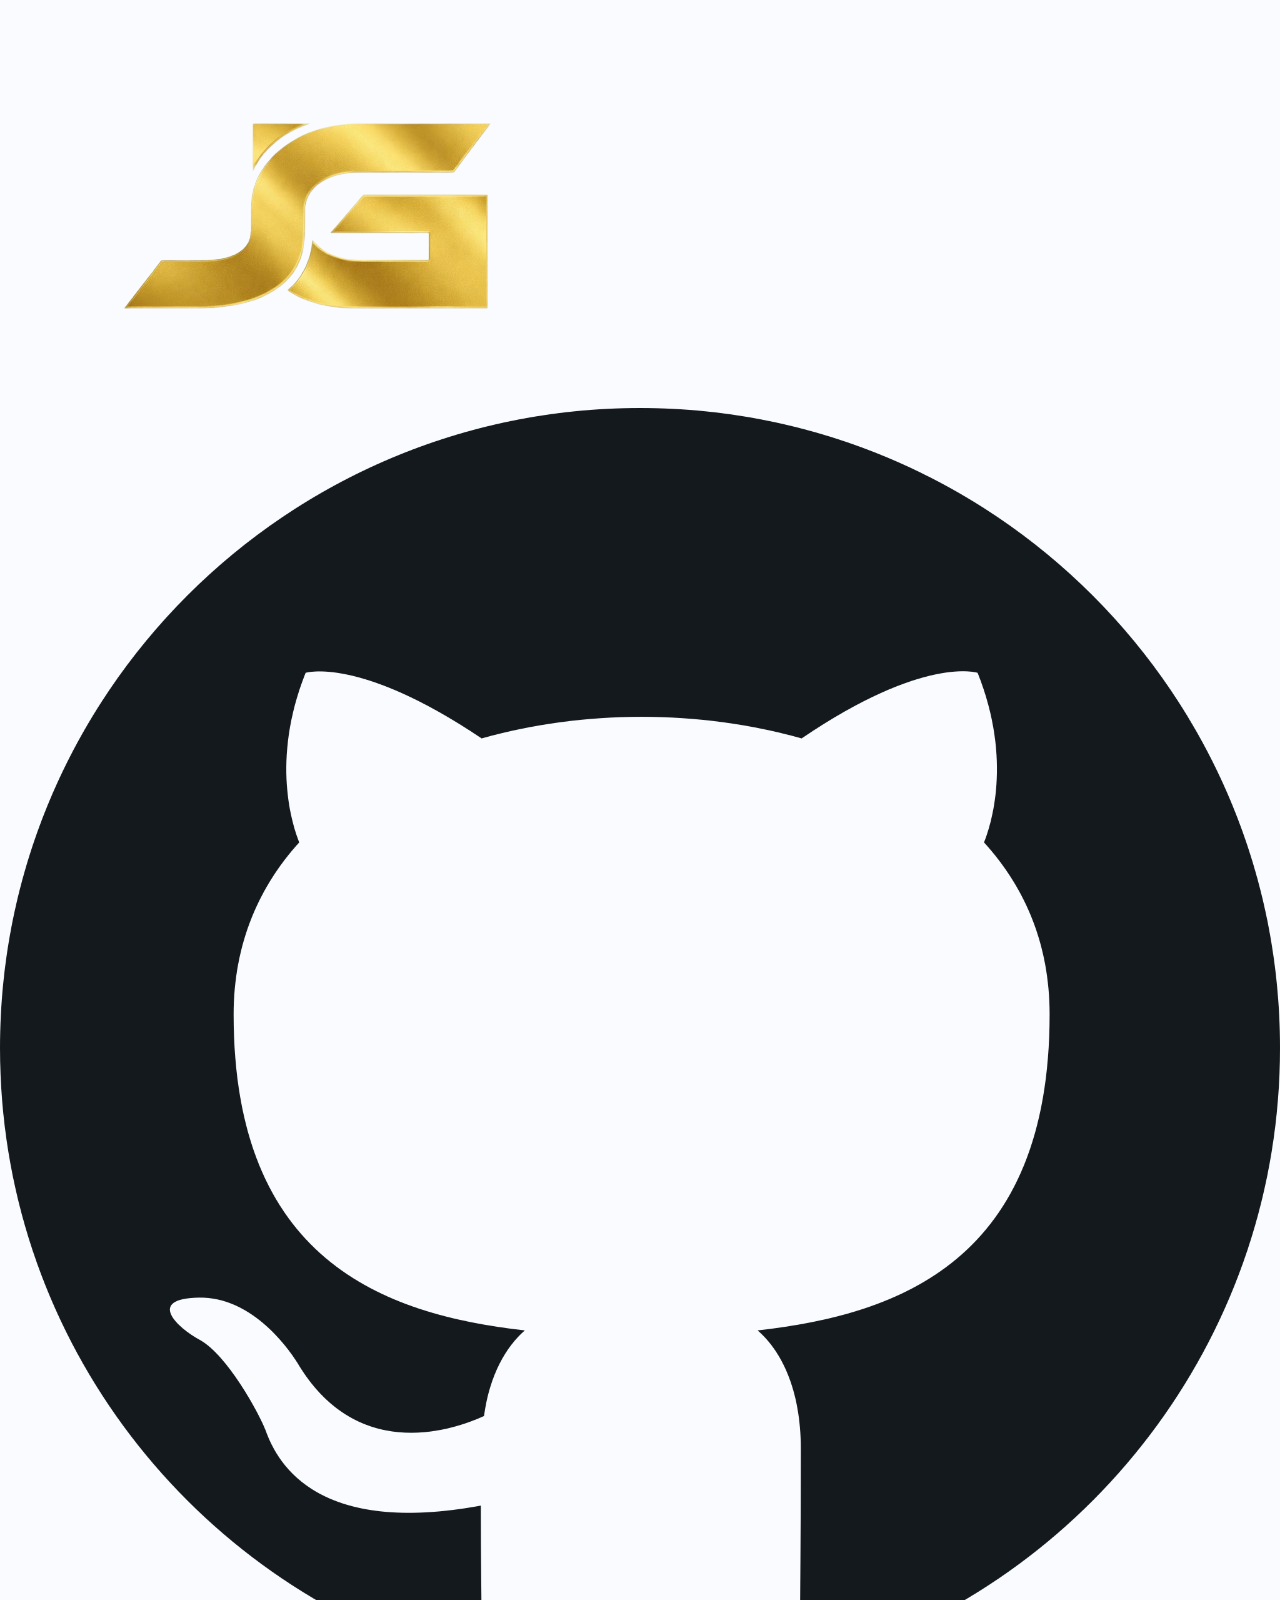
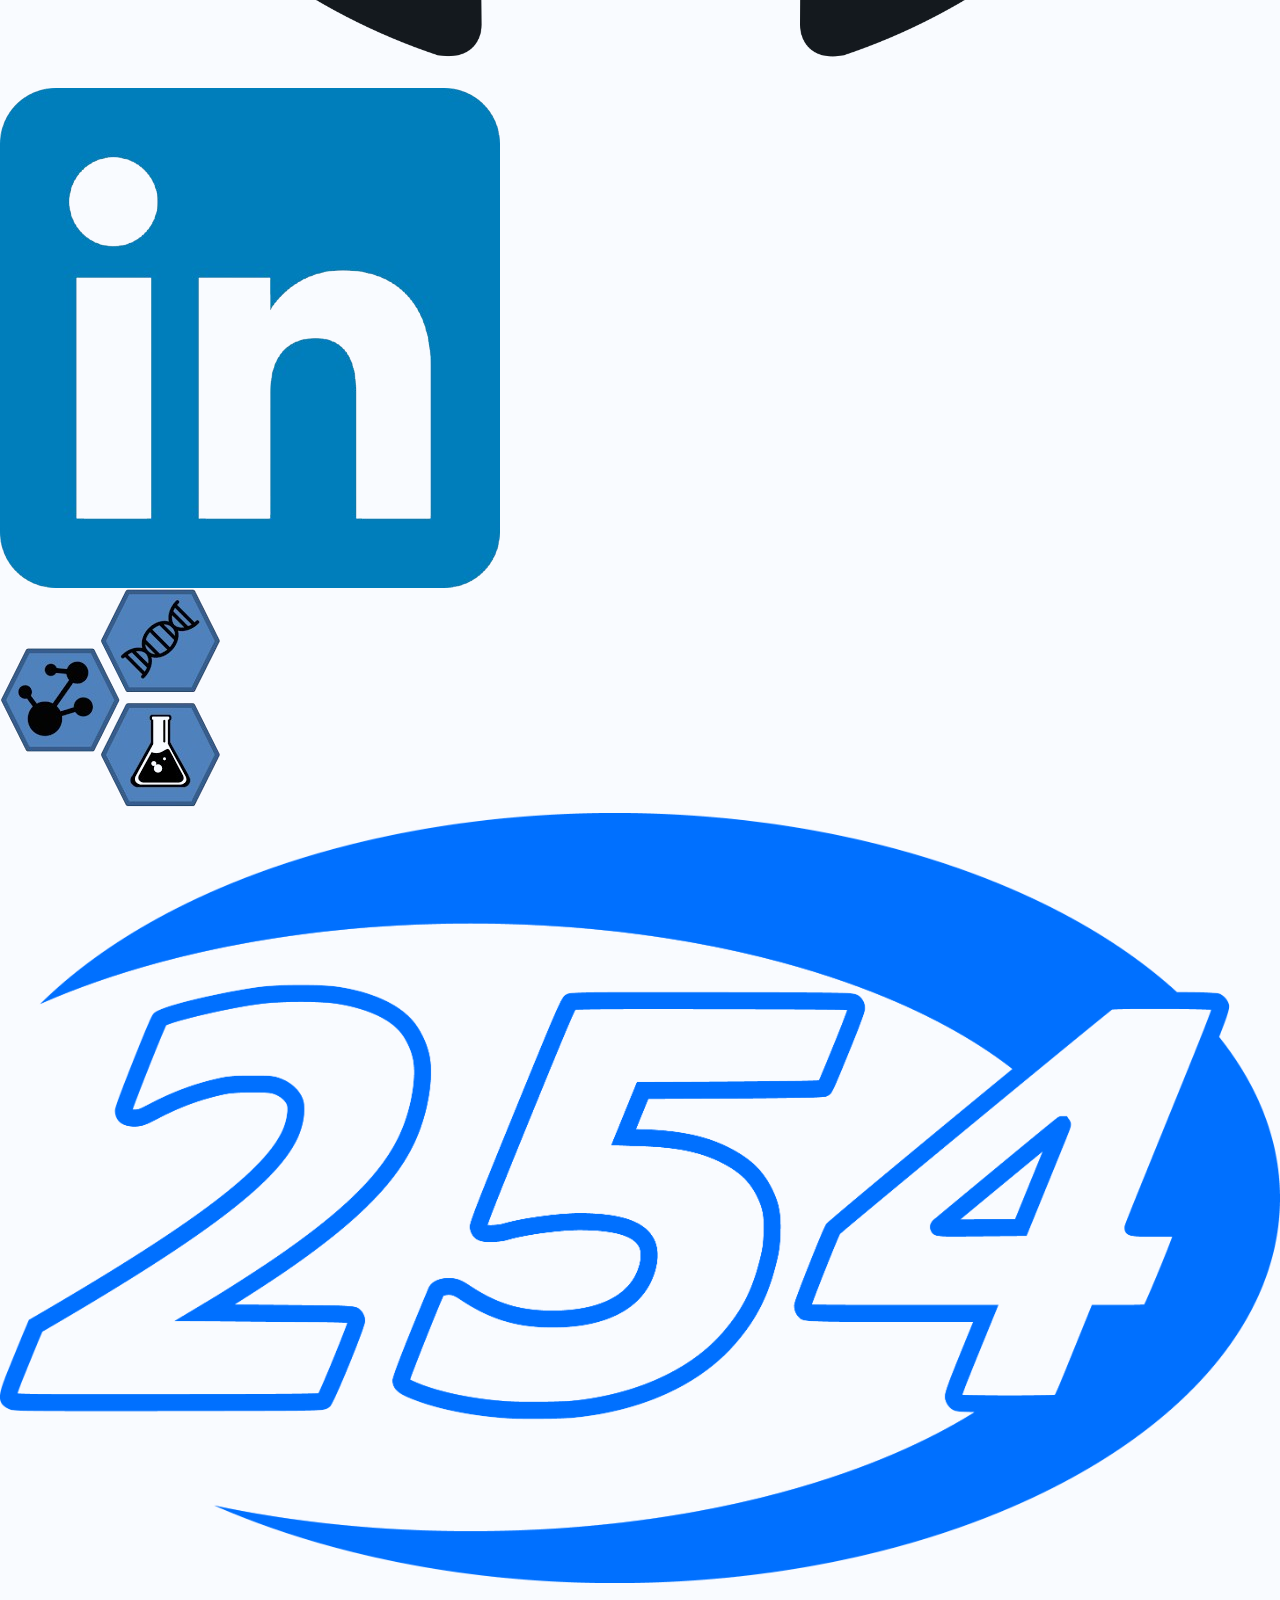
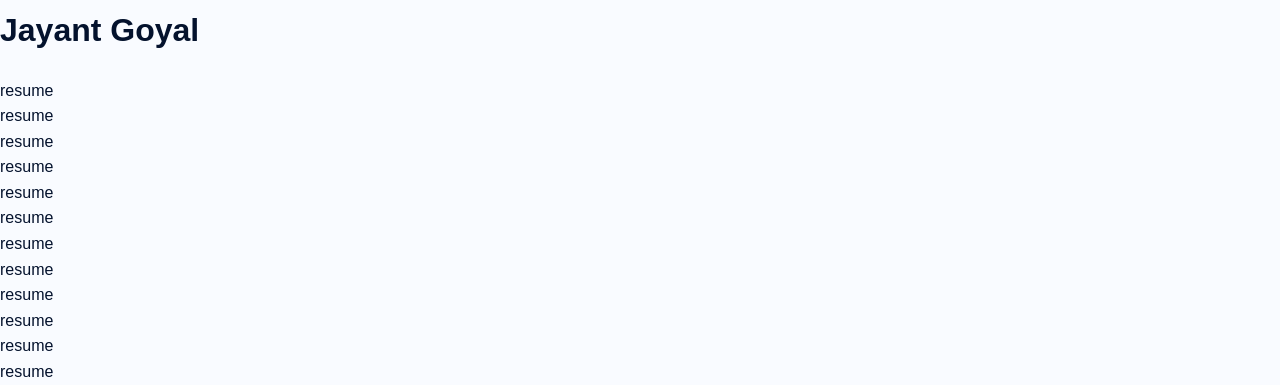
<file: landing.html>
<!DOCTYPE html>
<html lang="en">
<head>
  <meta charset="UTF-8">
  <meta name="viewport" content="width=device-width, initial-scale=1.0">
  <title>Jayant Goyal</title>
  <link rel="stylesheet" href="css/landing.css">
</head>
<body>
  <div class="page-grid">
    <!-- Top section -->
    <header class="header-grid">
      
      <!-- Logo (replace src with your image) -->
      <div class="logo">
        
        <a href="" aria-label="Logo">
          <img src="assets/logo.png" alt="Website Logo">
        </a>
      </div>

      <nav class="socials">
        <a href="https://github.com/JGoyal-asdrp" target="_blank" aria-label="GitHub">
          <img src="assets/github.png" alt="GitHub">
        </a>
        <a href="https://www.linkedin.com/in/jayant-goyal-b67a8b309/" target="_blank" aria-label="LinkedIn">
          <img src="assets/linkedin.png" alt="LinkedIn">
        </a>
        <a href="https://asdrp.org" target="_blank" aria-label="Twitter">
          <img src="assets/ASDRP.png" alt="Twitter">
        </a>
        <a href="https://team254.com" target="_blank" aria-label="254">
          <img src="assets/Robotics.png" alt="254">
        </a>
      </nav>

      <button class="hamburger" aria-label="Menu">
        <span></span>
        <span></span>
        <span></span>
      </button>

    </header>

    <main class="content">
      <div class="content-grid">
      <div class="left-column">
        <!-- Left content -->
      </div>

      <div class="center-column">
        <div class="center-grid">
          <div class="center-top">
            <h1 class = "fancy-name">Jayant Goyal</h1>
          </div>
          <div class="center-bottom">
            <p class = "resume"> resume </p>
            <p class = "resume"> resume </p>
            <p class = "resume"> resume </p>
            <p class = "resume"> resume </p>
            <p class = "resume"> resume </p>
            <p class = "resume"> resume </p>
            <p class = "resume"> resume </p>
            <p class = "resume"> resume </p>
            <p class = "resume"> resume </p>
            <p class = "resume"> resume </p>
            <p class = "resume"> resume </p>
            <p class = "resume"> resume </p>
          </div>
        </div>
      </div>

      <div class="right-column">
        <!-- Right content -->
      </div>
      </div>
    </main>
  </div>
</body>
</html>
</file>
<file: css/landing.css>
:root {
  --blue-600: #1e4dd8;
  --blue-500: #3a7bff;
  --blue-200: #dbe8ff;
  --ink-900: #04122d;
  --ink-700: #193054;
  --slate-200: #eff3fb;
  --slate-300: #e3ecff;
  --gradient-length: 60px;
  scroll-behavior: smooth;
}

@property --offset {
  syntax: '<length>';
  inherits: false;
  initial-value: 0px;
}

@property --tilt {
  syntax: '<angle>';
  inherits: false;
  initial-value: 0deg;
}

@property --scale {
  syntax: '<number>';
  inherits: false;
  initial-value: 1;
}

@property --orbit-rotation {
  syntax: '<angle>';
  inherits: false;
  initial-value: 0deg;
}

@property --orbit-radius {
  syntax: '<length>';
  inherits: false;
  initial-value: 240px;
}

@property --ring-offset {
  syntax: '<length>';
  inherits: false;
  initial-value: 0px;
}


* {
  box-sizing: border-box;
}

body {
  margin: 0;
  font-family: 'Nunito', 'Space Grotesk', -apple-system, BlinkMacSystemFont, 'Segoe UI', sans-serif;
  color: var(--ink-900);
  background: #f9fbff;
  line-height: 1.6;
}

a {
  color: var(--blue-600);
  text-decoration: underline;
  text-decoration-thickness: 1.5px;
}

a:hover,
button:hover {
  opacity: 0.8;
}

img {
  max-width: 100%;
  display: block;
}

p {
  margin: 0;
}

.section {
  padding: clamp(3rem, 8vw, 6rem) clamp(1.5rem, 6vw, 6rem);
}

.eyebrow {
  text-transform: uppercase;
  letter-spacing: 0.16em;
  font-size: 0.75rem;
  font-weight: 600;
  color: var(--blue-500);
  margin-bottom: 0.5rem;
}

.section-header {
  max-width: 900px;
  margin-bottom: 2.5rem;
}

.school-heading {
  display: flex;
  align-items: center;
  gap: 1.5rem;
}

.school-crest {
  width: 82px;
  height: 82px;
  object-fit: contain;
  border-radius: 18px;
  background: #fff;
  padding: 0.35rem;
  box-shadow: 0 15px 30px rgba(4, 18, 45, 0.12);
}

.section-header h2 {
  font-size: clamp(2rem, 3vw, 2.8rem);
  margin: 0;
}

.section-subtitle {
  color: var(--ink-700);
  max-width: 60ch;
}

.site-header {
  position: sticky;
  top: 0;
  z-index: 10;
  display: grid;
  grid-template-columns: auto 1fr auto;
  grid-template-areas:
    "progress progress progress"
    "logo nav burger";
  align-items: center;
  gap: 1rem;
  padding: 0.75rem clamp(1rem, 5vw, 4rem) 0.35rem;
  background: #fff;
  box-shadow: 0 8px 30px rgba(4, 18, 45, 0.06);
}

.logo-title {
  grid-area: logo;
  display: flex;
  align-items: center;
  gap: 0.75rem;
}

.logo-link {
  display: inline-flex;
  padding: 0.2rem;
  border-radius: 16px;
}

.title-stack {
  display: flex;
  flex-direction: column;
  gap: 0.1rem;
}

.site-logo {
  width: 58px;
  height: 58px;
  object-fit: contain;
  filter: brightness(0);
}

.site-name {
  font-family: 'Space Grotesk', 'Nunito', sans-serif;
  font-size: 1.35rem;
  font-weight: 600;
  margin: 0;
}

.primary-nav {
  grid-area: nav;
  display: flex;
  justify-content: flex-end;
  gap: 1.25rem;
  font-weight: 600;
  font-size: 0.95rem;
}

.primary-nav a {
  padding: 0.35rem 0.75rem;
  border-radius: 999px;
  color: var(--ink-700);
  text-decoration: none;
}

.primary-nav a:hover,
.primary-nav a:focus-visible {
  background: var(--slate-200);
}

.hamburger {
  grid-area: burger;
  width: 48px;
  height: 48px;
  border: 1px solid var(--slate-300);
  border-radius: 12px;
  background: #fff;
  display: none;
  flex-direction: column;
  justify-content: center;
  align-items: center;
  gap: 6px;
  cursor: pointer;
}

.hamburger span {
  width: 22px;
  height: 3px;
  background: var(--ink-900);
  border-radius: 3px;
}

.progress-wrap {
  grid-area: progress;
  width: 100%;
  height: 12px;
  border-radius: 999px;
  background: #e4ebfb;
  overflow: hidden;
  position: relative;
  margin-bottom: 0.4rem;
}

.progress-fill {
  background: var(--blue-600);
  height: 100%;
  width: 0;
  border-radius: 999px;
  position: relative;
}

.progress-gradient {
  position: absolute;
  top: 0;
  left: 0;
  width: 0;
  height: 100%;
  background: linear-gradient(90deg, rgba(30, 77, 216, 0.9), rgba(255, 255, 255, 0.95));
  pointer-events: none;
}

.mobile-menu {
  position: fixed;
  top: 90px;
  left: 0;
  right: 0;
  background: #fff;
  display: flex;
  flex-direction: column;
  padding: 1.25rem clamp(1.25rem, 6vw, 3rem);
  gap: 1rem;
  font-weight: 600;
  border-bottom: 1px solid var(--slate-300);
  transform: translateY(-120%);
  opacity: 0;
  transition: transform 0.35s ease, opacity 0.35s ease;
  z-index: 9;
  pointer-events: none;
}

.mobile-menu.open {
  transform: translateY(0);
  opacity: 1;
  pointer-events: auto;
}

.intro {
  background: #f3f7ff;
  overflow: hidden;
}

.intro-grid {
  min-height: calc(100vh - 90px);
  display: grid;
  grid-template-rows: repeat(3, minmax(0, 1fr));
  gap: clamp(1.25rem, 5vw, 3rem);
  text-align: center;
  width: min(1200px, 100%);
  margin: 0 auto;
  padding-block: clamp(2rem, 8vw, 4rem);
}

.intro-photo {
  grid-row: 1 / 2;
  align-self: center;
  justify-self: center;
}

.intro-photo img {
  width: min(360px, 70vw);
  height: auto;
  border-radius: 32px;
  box-shadow: 0 35px 65px rgba(5, 24, 67, 0.25);
}

.intro-copy {
  grid-row: 2 / 4;
  align-self: center;
  justify-self: center;
  max-width: 620px;
}

.hero-label {
  font-size: 1.1rem;
  color: var(--ink-700);
}

.hero-name {
  font-size: clamp(3.5rem, 12vw, 5.5rem);
  color: #79b4ff;
  margin: 0.15rem 0 0.6rem;
  font-weight: 700;
}

.hero-blurb {
  font-size: 1.15rem;
  color: #111827;
}

.school {
  background: #fff;
}

.school-grid {
  display: grid;
  grid-template-columns: repeat(auto-fit, minmax(280px, 1fr));
  gap: 2rem;
}

.ap-coursework,
.gpa-card {
  border-radius: 22px;
  padding: 2rem;
  background: #f9fbff;
  border: 1px solid var(--slate-300);
  box-shadow: 0 18px 35px rgba(7, 34, 92, 0.08);
}

.ap-coursework h3,
.gpa-card h3 {
  margin-top: 0;
}

.ap-coursework ul {
  list-style: none;
  padding: 0;
  margin: 1rem 0 0;
  display: grid;
  gap: 0.4rem;
}

.gpa-card dl {
  margin: 1rem 0 0;
  display: grid;
  gap: 1rem;
}

.gpa-card dt {
  font-weight: 600;
  color: var(--ink-700);
}

.gpa-card dd {
  margin: 0.25rem 0 0;
  font-size: 1.35rem;
  font-weight: 600;
}

.programs {
  background: #f0f4ff;
}

.split-grid {
  display: flex;
  flex-wrap: wrap;
  gap: clamp(1.5rem, 3vw, 2.5rem);
  justify-content: center;
  align-items: flex-start;
  width: 100%;
}

.split-card {
  border-radius: 32px;
  overflow: hidden;
  display: flex;
  flex-direction: column;
  background: #fff;
  border: 1px solid rgba(0, 0, 0, 0.05);
  box-shadow: 0 25px 60px rgba(3, 26, 70, 0.12);
}

.program-card {
  flex: 1 1 clamp(320px, 34vw, 460px);
  max-width: clamp(320px, 38vw, 480px);
  cursor: pointer;
  transition: transform 0.45s cubic-bezier(0.25, 0.46, 0.45, 0.94),
    box-shadow 0.35s ease,
    opacity 0.35s ease,
    flex-basis 0.4s ease,
    max-width 0.4s ease,
    margin 0.4s ease;
  position: relative;
  isolation: isolate;
  z-index: 1;
}

.program-card:focus-visible {
  outline: 3px solid var(--blue-200);
  outline-offset: 6px;
}

.split-card .card-media {
  background: #edf2ff;
  padding: 1.75rem;
  display: flex;
  align-items: center;
  justify-content: center;
  min-height: 220px;
}

.split-card .card-media img {
  max-width: min(90%, 320px);
  max-height: 180px;
  width: auto;
  height: auto;
  object-fit: contain;
  display: block;
}

.split-card .card-body {
  padding: 2rem;
  display: flex;
  flex-direction: column;
  gap: 0.9rem;
}

.split-card ul {
  margin: 0;
  padding-left: 1.1rem;
  color: inherit;
}

.card-summary {
  font-size: 1rem;
  color: inherit;
}

.card-hint {
  font-size: 0.85rem;
  letter-spacing: 0.08em;
  text-transform: uppercase;
  color: rgba(9, 30, 66, 0.6);
}

.team254 .card-hint {
  color: rgba(230, 237, 255, 0.8);
}

.team254 .card-placeholder {
  color: rgba(230, 237, 255, 0.9);
}

.program-card .card-details {
  margin-top: 0.25rem;
  opacity: 0;
  max-height: 0;
  overflow: hidden;
  transition: opacity 0.3s ease, max-height 0.3s ease;
}

.program-card.is-expanded {
  transform: translateY(-10px) scale(1.02);
  box-shadow: 0 35px 80px rgba(3, 26, 70, 0.2);
  flex: 1.35 1 min(380px, 60vw);
  max-width: min(560px, 70vw);
  margin-inline: clamp(0.5rem, 3vw, 2rem);
  z-index: 2;
}

.split-grid.has-expanded .program-card:not(.is-expanded) {
  flex: 0.4 1 clamp(220px, 24vw, 300px);
  max-width: clamp(220px, 28vw, 320px);
  opacity: 0.85;
}

.program-card.is-expanded .card-details {
  opacity: 1;
  max-height: 500px;
}

.program-card.is-expanded .card-hint {
  opacity: 0.8;
}

.program-card.is-sidelined-left {
  transform: translate(-22px, 12px) scale(0.92);
}

.program-card.is-sidelined-right {
  transform: translate(22px, 12px) scale(0.92);
}

.card-placeholder {
  margin-top: 1rem;
  font-style: italic;
  opacity: 0;
  display: none;
  transition: opacity 0.3s ease;
}

.program-card.is-expanded .card-placeholder {
  display: block;
  opacity: 0.75;
}

.split-card.team254 {
  background: #0f1d3e;
  color: #e6edff;
}

.split-card.team254 .card-body {
  background: transparent;
}

.split-card.team254 ul {
  color: #c7d7ff;
}

.split-card.asdrp {
  background: #fdfefe;
}

.projects {
  background: #eef4ff;
  overflow: hidden;
}

.projects-meta {
  display: flex;
  align-items: center;
  gap: 1rem;
  flex-wrap: wrap;
}

.picker-carousel {
  position: relative;
  min-height: clamp(420px, 55vw, 540px);
  user-select: none;
  -webkit-user-select: none;
}

.carousel-hint {
  text-align: center;
  margin-top: 1rem;
  font-size: 0.9rem;
  color: var(--ink-700);
}

.picker-window {
  position: relative;
  height: clamp(380px, 50vw, 480px);
  overflow: hidden;
  perspective: 1200px;
  perspective-origin: 50% 50%;
}

.picker-track {
  display: flex;
  flex-direction: column;
  align-items: center;
  gap: 0;
  transform: translateY(var(--picker-offset, 0px));
  transform-style: preserve-3d;
  transition: transform 0.5s cubic-bezier(0.25, 0.46, 0.45, 0.94);
}

.picker-row {
  display: grid;
  grid-template-columns: var(--picker-template, repeat(3, minmax(0, 1fr)));
  gap: clamp(1rem, 2.5vw, 2rem);
  padding: clamp(1rem, 2vw, 1.5rem) 0;
  min-height: clamp(200px, 26vw, 260px);
  align-items: center;
  justify-items: center;
  transform-style: preserve-3d;
  transition: transform 0.5s cubic-bezier(0.25, 0.46, 0.45, 0.94),
    filter 0.5s ease,
    opacity 0.5s ease,
    grid-template-columns 0.45s ease;
}

.picker-row.has-exploded {
  gap: clamp(1.25rem, 3vw, 2.75rem);
}

.picker-row.is-focused {
  transform: rotateX(0deg) scale(1);
  opacity: 1;
  filter: none;
  z-index: 1;
  transform-origin: 50% 50%;
}

/* Slot machine: rows curve away (recede) into the wheel */
.picker-row.is-above {
  transform-origin: 50% 100%;
  transform: rotateX(22deg) scale(0.9);
  opacity: 0.65;
  filter: blur(3px);
}

.picker-row.is-below {
  transform-origin: 50% 0%;
  transform: rotateX(-22deg) scale(0.9);
  opacity: 0.65;
  filter: blur(3px);
}

.project-card {
  width: 100%;
  max-width: clamp(160px, 18vw, 220px);
  border-radius: 24px;
  padding: 1.25rem;
  background: #fdfefe;
  border: 1px solid #dbe4ff;
  box-shadow: inset 0 1px 1px rgba(255, 255, 255, 0.85), 0 22px 55px rgba(4, 23, 66, 0.18);
  display: flex;
  flex-direction: column;
  gap: 0.9rem;
  transform-style: preserve-3d;
  transition: transform 0.45s cubic-bezier(0.25, 0.46, 0.45, 0.94),
    opacity 0.45s ease,
    filter 0.45s ease,
    box-shadow 0.45s ease,
    max-width 0.3s ease;
  cursor: pointer;
  text-align: left;
  color: inherit;
  font: inherit;
  background-clip: padding-box;
  appearance: none;
  -webkit-appearance: none;
}

.project-card img {
  border-radius: 18px;
  height: 160px;
  object-fit: cover;
  box-shadow: 0 10px 30px rgba(7, 36, 72, 0.15);
}

.project-card h4 {
  margin: 0;
}

.project-card .tag {
  display: inline-flex;
  align-self: flex-start;
  padding: 0.35rem 0.9rem;
  border-radius: 999px;
  background: var(--blue-200);
  color: var(--ink-700);
  font-size: 0.85rem;
  font-weight: 600;
}

.project-card .project-details {
  margin-top: 0.5rem;
  opacity: 0;
  max-height: 0;
  overflow: hidden;
  transition: opacity 0.35s ease, max-height 0.35s ease;
  color: var(--ink-600);
}

.project-card:focus-visible {
  outline: 3px solid var(--blue-400);
  outline-offset: 4px;
}

.project-card.is-col-focused {
  transform: rotateY(0deg) scale(1);
  opacity: 1;
  filter: none;
  z-index: 2;
}

.project-card.is-col-left {
  transform-origin: 100% 50%;
  transform: rotateY(-22deg) scale(0.95);
  opacity: 0.7;
  filter: blur(2px);
}

.project-card.is-col-right {
  transform-origin: 0% 50%;
  transform: rotateY(22deg) scale(0.95);
  opacity: 0.7;
  filter: blur(2px);
}

.project-card.is-exploded {
  transform: scale(1.05);
  box-shadow: inset 0 1px 1px rgba(255, 255, 255, 0.9), 0 30px 80px rgba(4, 23, 66, 0.25);
  opacity: 1;
  filter: none;
  z-index: 3;
  max-width: clamp(220px, 30vw, 320px);
}

.project-card.is-exploded .project-details {
  opacity: 1;
  max-height: 280px;
}

.picker-row.has-exploded .project-card.is-col-left {
  transform: rotateY(-22deg) translateX(-8%) scale(0.95);
}

.picker-row.has-exploded .project-card.is-col-right {
  transform: rotateY(22deg) translateX(8%) scale(0.95);
}

.picker-arrow {
  position: absolute;
  top: 50%;
  transform: translateY(-50%);
  width: 48px;
  height: 48px;
  border-radius: 999px;
  border: none;
  background: rgba(4, 23, 66, 0.6);
  color: #fff;
  font-size: 1.5rem;
  display: inline-flex;
  align-items: center;
  justify-content: center;
  backdrop-filter: blur(4px);
  cursor: pointer;
  transition: transform 0.25s ease, opacity 0.25s ease;
  z-index: 5;
}

.picker-arrow span {
  display: inline-block;
  line-height: 1;
}

.picker-arrow-left {
  left: clamp(0.75rem, 4vw, 2.5rem);
}

.picker-arrow-right {
  right: clamp(0.75rem, 4vw, 2.5rem);
}

.picker-arrow:disabled {
  opacity: 0.35;
  cursor: not-allowed;
}

.projects.projects-alt {
  background: #06142c;
  color: #f5f8ff;
}

.projects.projects-alt .section-header .section-subtitle,
.projects.projects-alt .section-header .eyebrow {
  color: #95baff;
}

.projects.projects-alt .picker-window {
  filter: drop-shadow(0 40px 90px rgba(0, 0, 0, 0.45));
}

.projects.projects-alt .project-card {
  background: #0d274b;
  border-color: rgba(255, 255, 255, 0.08);
  color: #f5f8ff;
}

.projects.projects-alt .project-card .tag {
  background: rgba(122, 165, 255, 0.25);
  color: #d6e4ff;
}

.connect {
  background: #041836;
  color: #f6fbff;
}

.social-bar {
  display: flex;
  flex-direction: column;
  gap: 1rem;
  border-radius: 24px;
  background: rgba(255, 255, 255, 0.04);
  padding: 2rem;
}

.social-bar a {
  color: var(--blue-600);
  font-size: 1.1rem;
}

.social-icons {
  display: flex;
  flex-wrap: wrap;
  gap: 1.25rem;
  align-items: center;
}

.social-icons img {
  height: 48px;
  width: auto;
}

.social-icons a:focus-visible {
  outline: 3px solid var(--blue-200);
  outline-offset: 4px;
  border-radius: 12px;
}

.site-footer {
  padding: 2rem;
  text-align: center;
  color: var(--ink-700);
}

@media (min-width: 900px) {
  .intro-grid {
    grid-template-columns: 1fr 1fr;
    grid-template-rows: auto;
    text-align: left;
    align-items: center;
  }

  .intro-photo {
    grid-row: 1;
    justify-self: center;
  }

  .intro-copy {
    grid-row: 1;
    justify-self: start;
  }
}

@media (max-width: 900px) {
  .primary-nav {
    display: none;
  }

  .hamburger {
    display: flex;
  }

  .picker-window {
    height: clamp(360px, 55vw, 440px);
  }

  .picker-row {
    min-height: clamp(180px, 24vw, 220px);
  }
}

@media (max-width: 640px) {
  .picker-row .project-card {
    max-width: min(140px, 28vw);
  }

  .school-heading {
    flex-direction: column;
    align-items: flex-start;
  }

  .school-crest {
    width: 64px;
    height: 64px;
  }

}
</file>
